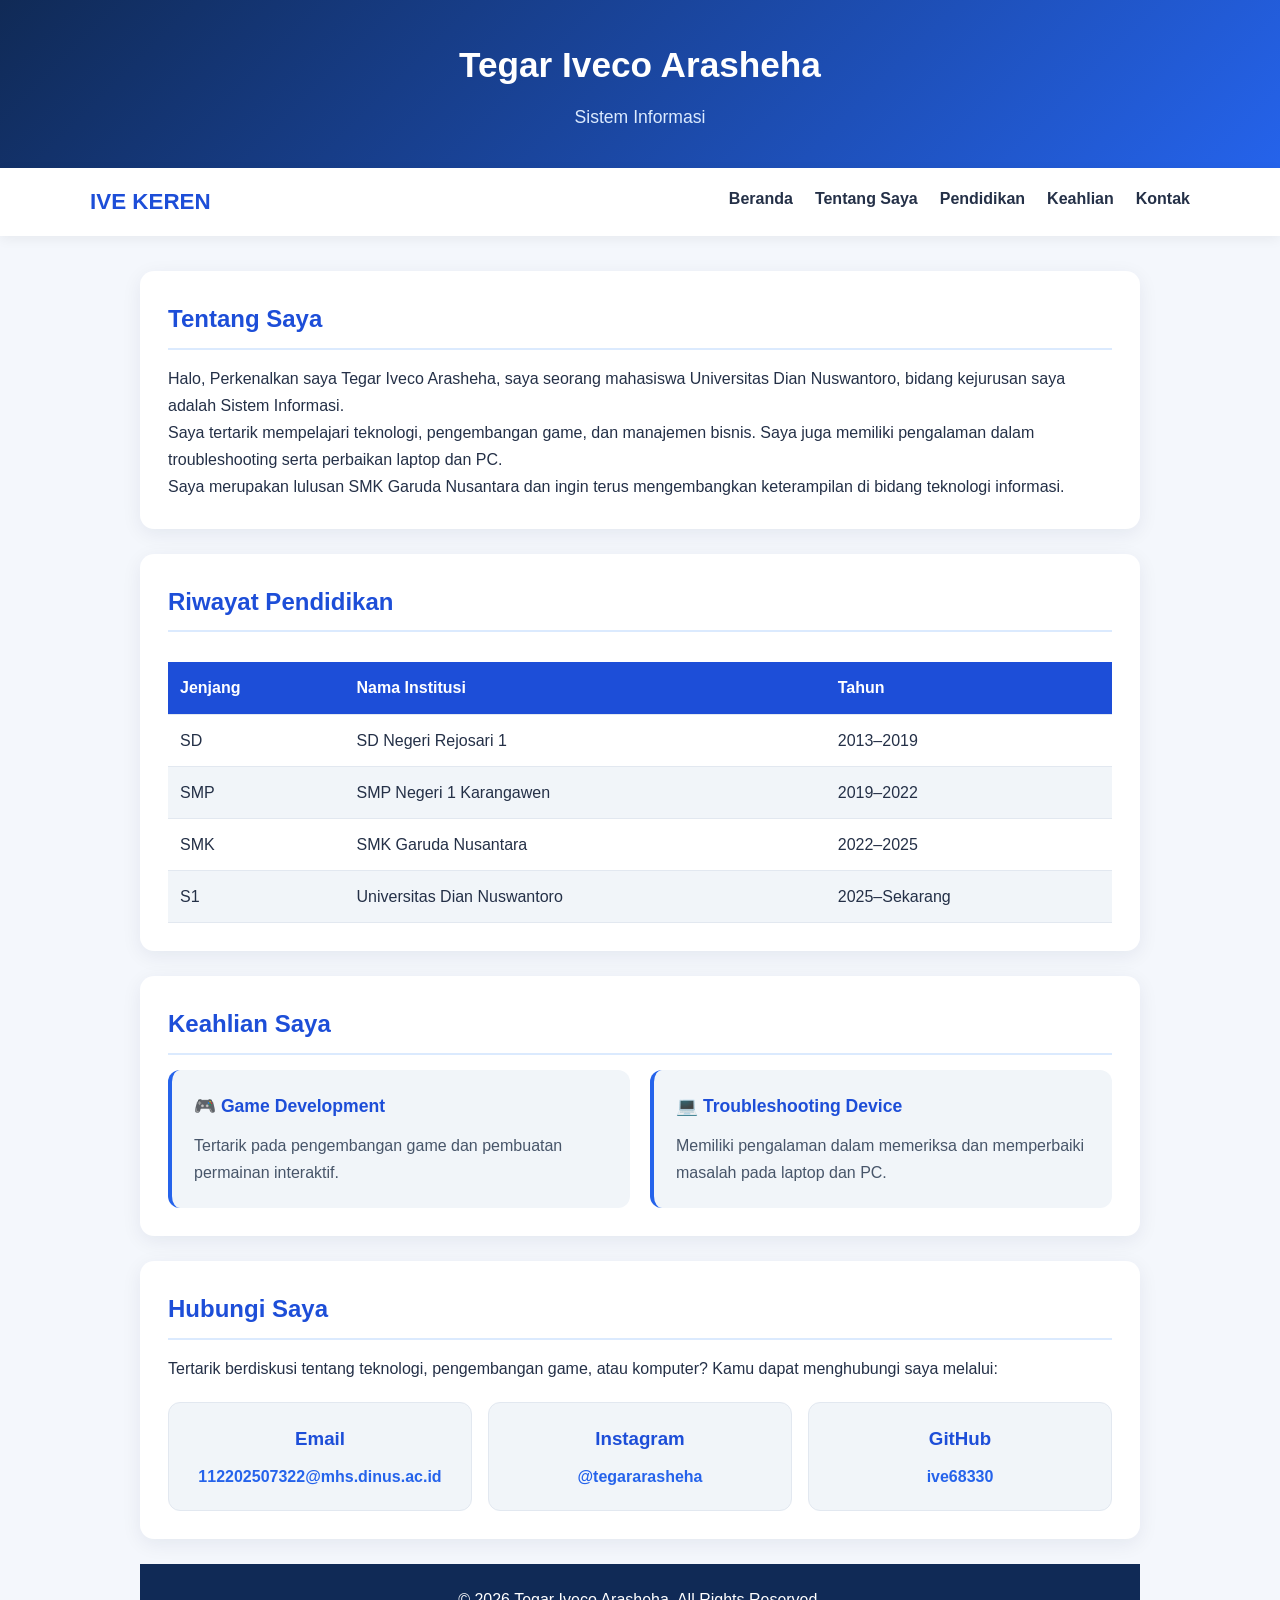
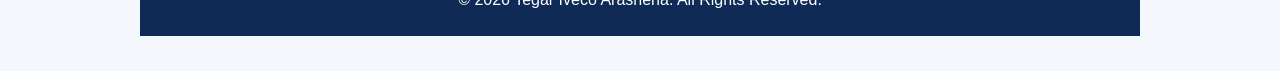
<file: index.html>
<!DOCTYPE html>
<html lang="en">
<head>
    <meta charset="UTF-8">
    <meta name="viewport" content="width=device-width, initial-scale=1.0">
    <link rel="stylesheet" href="style.css">
    <title>Profil Pribadi</title>
</head>

<body>
    
    <header>
        <h1>Tegar Iveco Arasheha</h1>
        <h2>Sistem Informasi</h2>
    </header>
    
    <nav class="navbar">
        <div class="navbar-container">
            <a href="#" class="navbar-brand">IVE KEREN</a>

            <ul class="navbar-menu">
                <li><a href="#">Beranda</a></li>
                <li><a href="#Tentang">Tentang Saya</a></li>
                <li><a href="#Pendidikan">Pendidikan</a></li>
                <li><a href="#Keahlian">Keahlian</a></li>
                <li><a href="#Kontak">Kontak</a></li>
            </ul>
        </div>
    </nav>
    
    <main>

        <section id="Tentang">
            <h2>Tentang Saya</h2>
                <P>
                    Halo, Perkenalkan saya Tegar Iveco Arasheha, saya seorang mahasiswa
                    Universitas Dian Nuswantoro, bidang kejurusan saya adalah Sistem Informasi. 
                </P>

                <p>
                    Saya tertarik mempelajari teknologi, pengembangan game,
                    dan manajemen bisnis. Saya juga memiliki pengalaman dalam
                    troubleshooting serta perbaikan laptop dan PC.
                </p>
                <p>
                    Saya merupakan lulusan SMK Garuda Nusantara dan ingin terus
                    mengembangkan keterampilan di bidang teknologi informasi.
                </p>
        </section>

        <section id="Pendidikan">
            <h2>Riwayat Pendidikan</h2>

            <div class="table-responsive">
                <table>
                    <thead>
                        <tr>
                            <th>Jenjang</th>
                            <th>Nama Institusi</th>
                            <th>Tahun</th>
                        </tr>
                    </thead>

                    <tbody>
                        <tr>
                            <td>SD</td>
                            <td>SD Negeri Rejosari 1</td>
                            <td>2013–2019</td>
                        </tr>

                        <tr>
                            <td>SMP</td>
                            <td>SMP Negeri 1 Karangawen</td>
                            <td>2019–2022</td>
                        </tr>

                        <tr>
                            <td>SMK</td>
                            <td>SMK Garuda Nusantara</td>
                            <td>2022–2025</td>
                        </tr>

                        <tr>
                            <td>S1</td>
                            <td>Universitas Dian Nuswantoro</td>
                            <td>2025–Sekarang</td>
                        </tr>
                    </tbody>
                </table>
            </div>
        </section>

        <section id="Keahlian">
            <h2>Keahlian Saya</h2>

            <div class="skills-container">
                <div class="skill-card">
                    <h3>🎮 Game Development</h3>
                    <p>
                        Tertarik pada pengembangan game dan pembuatan
                        permainan interaktif.
                    </p>
                </div>

                <div class="skill-card">
                    <h3>💻 Troubleshooting Device</h3>
                    <p>
                        Memiliki pengalaman dalam memeriksa dan memperbaiki
                        masalah pada laptop dan PC.
                    </p>
                </div>
            </div>
        </section>

        <section id="Kontak">
            <h2>Hubungi Saya</h2>

            <p>
                Tertarik berdiskusi tentang teknologi, pengembangan game,
                atau komputer? Kamu dapat menghubungi saya melalui:
            </p>

            <div class="contact-container">
                <div class="contact-card">
                    <h3>Email</h3>
                    <p>
                        <a href="mailto:112202507322@mhs.dinus.ac.id">112202507322@mhs.dinus.ac.id</a>
                    </p>
                </div>

                <div class="contact-card">
                    <h3>Instagram</h3>
                    <p>
                        <a href="https://www.instagram.com/tegararasheha/"
                        target="_blank"
                        rel="noopener noreferrer">
                            @tegararasheha
                        </a>
                    </p>
                </div>

                <div class="contact-card">
                    <h3>GitHub</h3>
                    <p>
                        <a href="https://github.com/ive68330"
                        target="_blank"
                        rel="noopener noreferrer">
                            ive68330
                        </a>
                    </p>
                </div>
            </div>
        </section>

        <footer>
            <p>&copy; 2026 Tegar Iveco Arasheha. All Rights Reserved.</p>
        </footer>
    </main>
</body>
</html>
</file>
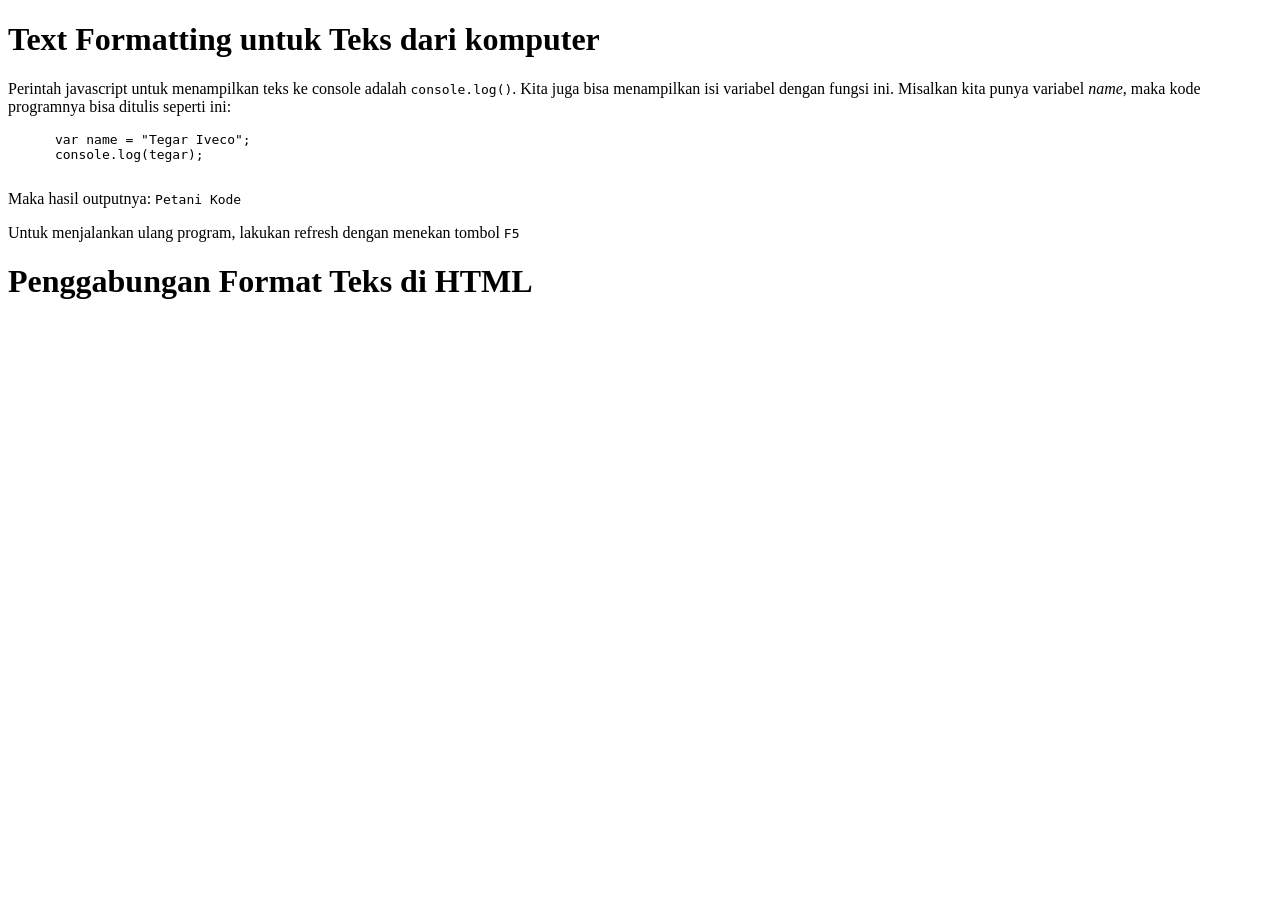
<file: Latihan01.html>
<!DOCTYPE html>
<html lang="en">
<head>
  <meta charset="UTF-8">
  <meta name="viewport" content="width=device-width, initial-scale=1.0">
  <title>Text Formatting untuk Teks dari komputer</title>
</head>
<body>
  <h1>Text Formatting untuk Teks dari komputer</h1>
  <p>
    Perintah javascript untuk menampilkan teks ke console adalah
    <code>console.log()</code>. Kita juga bisa menampilkan isi variabel
    dengan fungsi ini. Misalkan kita punya variabel <var>name</var>,
    maka kode programnya bisa ditulis seperti ini:

    <pre>
      var name = "Tegar Iveco";
      console.log(tegar);
    </pre>

    Maka hasil outputnya: <samp>Petani Kode</samp>
  </p>
  <p>
    Untuk menjalankan ulang program, lakukan refresh dengan menekan tombol
    <kbd>F5</kbd>
  </p>

  <h1>Penggabungan Format Teks di HTML</h1>
</file>
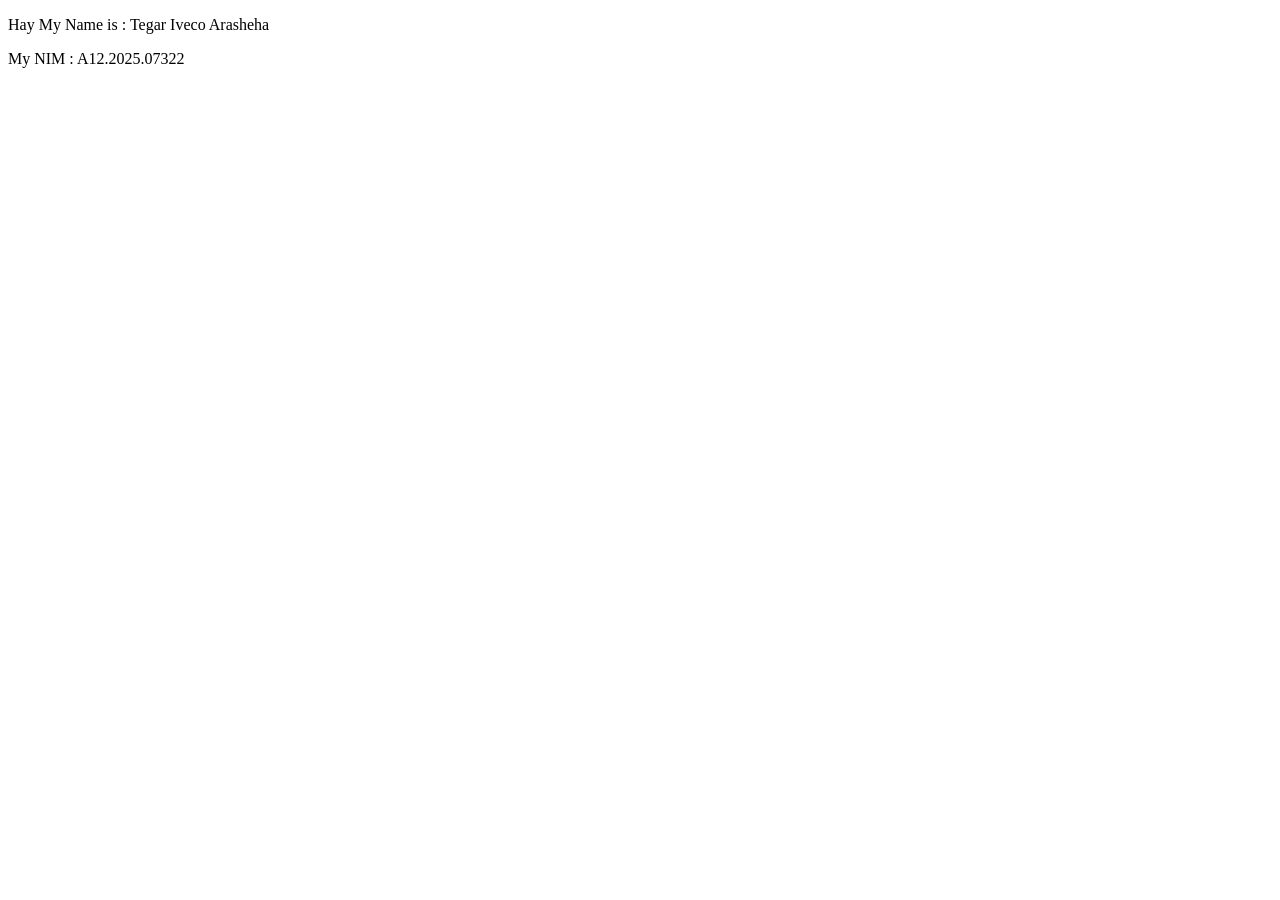
<file: Latihan01B.html>
<!DOCTYPE html>
<html lang="en">
<head>
    <meta charset="UTF-8">
    <meta name="viewport" content="width=device-width, initial-scale=1.0">
    <title>Document</title>
</head>
<body>
    <P>Hay My Name is : Tegar Iveco Arasheha </P>
    My NIM : A12.2025.07322
    
</body>
</html>
</file>
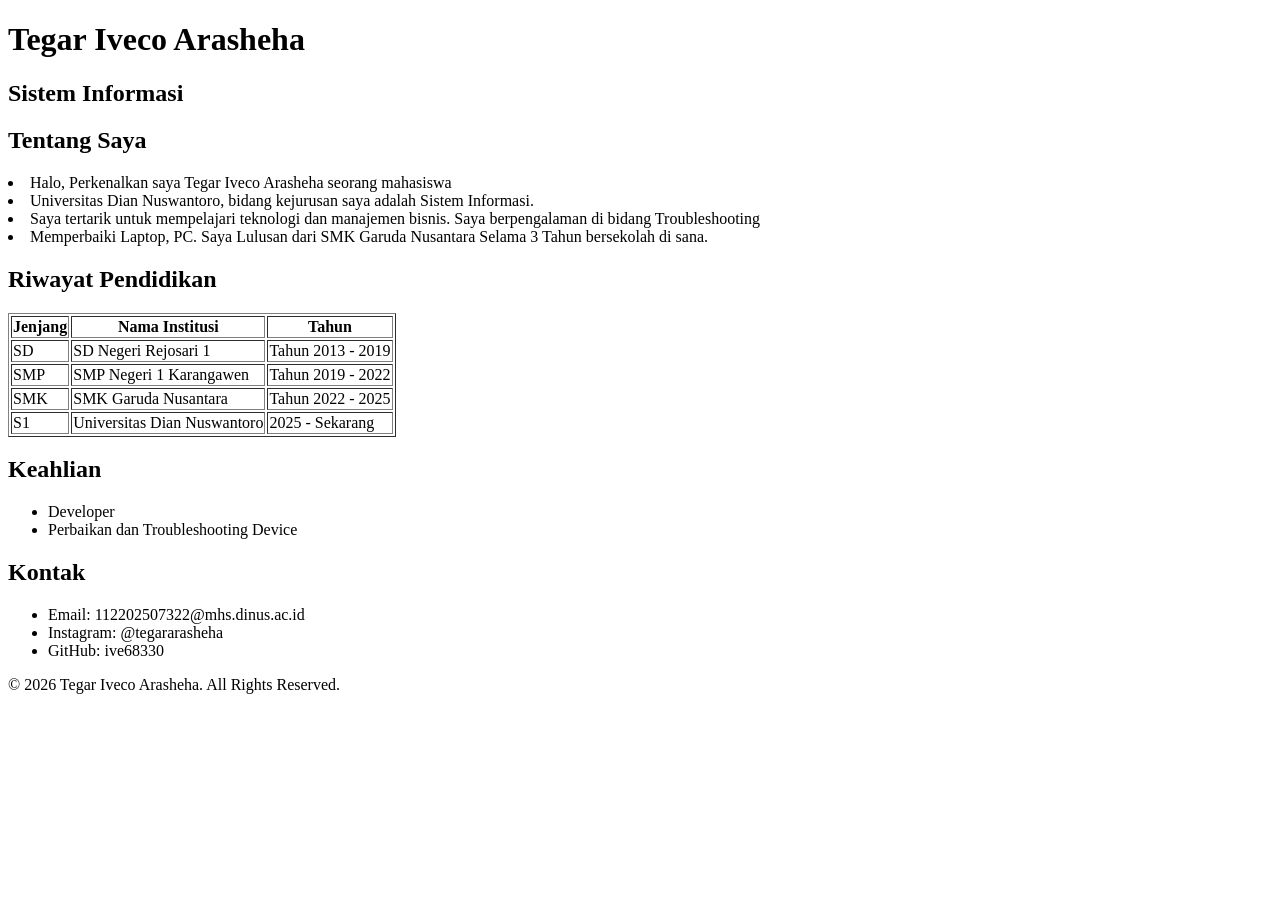
<file: Tugas01.html>
<!DOCTYPE html>
<html lang="en">
<head>
    <meta charset="UTF-8">
    <meta name="viewport" content="width=device-width, initial-scale=1.0">
    <title>Profil Pribadi</title>
</head>

<body>
    
    <header>
        <h1>Tegar Iveco Arasheha</h1>
        <h2>Sistem Informasi</h2>
    </header>
    
    <main>

        <section>
            <h2>Tentang Saya</h2>
                <li>Halo, Perkenalkan saya Tegar Iveco Arasheha seorang mahasiswa</li>
                <li>Universitas Dian Nuswantoro, bidang kejurusan saya adalah Sistem Informasi.</li>
                <li>Saya tertarik untuk mempelajari teknologi dan manajemen bisnis. Saya berpengalaman di bidang Troubleshooting</li>
                <li>Memperbaiki Laptop, PC. Saya Lulusan dari SMK Garuda Nusantara Selama 3 Tahun bersekolah di sana.</li>
        </section>

        <section>
            <h2>Riwayat Pendidikan</h2>

            <table border="1">
                <thead>
                    <tr>
                        <th>Jenjang</th>
                        <th>Nama Institusi</th>
                        <th>Tahun</th>
                    </tr>
                </thead>

                <tbody>
                    <tr>
                        <td>SD</td>
                        <td>SD Negeri Rejosari 1</td>
                        <td>Tahun 2013 - 2019</td>
                    </tr>

                    <tr>
                        <td>SMP</td>
                        <td>SMP Negeri 1 Karangawen</td>
                        <td>Tahun 2019 - 2022</td>
                    </tr>

                    <tr>
                        <td>SMK</td>
                        <td>SMK Garuda Nusantara</td>
                        <td>Tahun 2022 - 2025</td>
                    </tr>

                    <tr>
                        <td>S1</td>
                        <td>Universitas Dian Nuswantoro</td>
                        <td>2025 - Sekarang</td>
                    </tr>
                </tbody>
            </table>
        </section>

        <section>
            <h2>Keahlian</h2>
            <ul>
                <li>Developer</li>
                <li>Perbaikan dan Troubleshooting Device</li>
            </ul>
        </section>

        <section>
            <h2>Kontak</h2>

            <ul>
                <li>Email: 112202507322@mhs.dinus.ac.id</li>
                <li>Instagram: @tegararasheha</li>
                <li>GitHub: ive68330</li>
            </ul>
        </section>

    </main>

    <footer>
        <p>&copy; 2026 Tegar Iveco Arasheha. All Rights Reserved.</p>
    </footer>

</body>

</html>
</file>
<file: style.css>
/* ===================================
   1. Pengaturan Dasar
=================================== */

* {
    margin: 0;
    padding: 0;
    box-sizing: border-box;
}

html {
    scroll-behavior: smooth;
}

body {
    font-family: Arial, Helvetica, sans-serif;
    background-color: #f4f7fc;
    color: #243047;
    line-height: 1.7;
}

/* ===================================
   2. Header
=================================== */

header {
    background: linear-gradient(135deg, #102a56, #2563eb);
    color: white;
    padding: 35px 20px;
    text-align: center;
}

header h1 {
    font-size: 2.2rem;
    margin-bottom: 8px;
}

header h2 {
    font-size: 1.1rem;
    font-weight: normal;
    color: #dbeafe;
}

/* ===================================
   3. Konten Utama
=================================== */

main {
    width: 90%;
    max-width: 1000px;
    margin: 35px auto;
}

/* ===================================
   4. Bagian Profil
=================================== */

section {
    background-color: white;
    padding: 28px;
    margin-bottom: 25px;
    border-radius: 14px;
    box-shadow: 0 5px 20px rgba(15, 35, 70, 0.07);
}

section h2 {
    color: #1d4ed8;
    font-size: 1.5rem;
    margin-bottom: 15px;
    padding-bottom: 8px;
    border-bottom: 2px solid #dbeafe;
}

/* ===================================
   5. Tabel Pendidikan
=================================== */

table {
    width: 100%;
    border-collapse: collapse;
    margin-top: 15px;
}

th,
td {
    padding: 12px;
    text-align: left;
    border-bottom: 1px solid #e2e8f0;
}

th {
    background-color: #1d4ed8;
    color: white;
}

tbody tr:nth-child(even) {
    background-color: #f1f5f9;
}

tbody tr:hover {
    background-color: #dbeafe;
}

/* ===================================
   6. Daftar Keahlian dan Kontak
=================================== */

ul {
    padding-left: 22px;
}

li {
    margin-bottom: 6px;
}

a {
    color: #2563eb;
    text-decoration: none;
}

a:hover {
    text-decoration: underline;
}

/* ===================================
   7. Footer
=================================== */

footer {
    background-color: #102a56;
    color: white;
    text-align: center;
    padding: 22px 15px;
}

/* ===================================
   8. Responsive Design
=================================== */

@media screen and (max-width: 768px) {
    header {
        padding: 28px 15px;
    }

    header h1 {
        font-size: 1.7rem;
    }

    main {
        width: 94%;
        margin: 20px auto;
    }

    section {
        padding: 20px;
        border-radius: 10px;
    }

    section h2 {
        font-size: 1.3rem;
    }

    table {
        font-size: 0.85rem;
    }

    th,
    td {
        padding: 8px 6px;
    }
}

@media screen and (max-width: 480px) {
    header h1 {
        font-size: 1.45rem;
    }

    header h2 {
        font-size: 1rem;
    }

    section {
        padding: 16px;
    }

    table {
        font-size: 0.75rem;
    }

    th,
    td {
        padding: 6px 4px;
        overflow-wrap: anywhere;
    }
}


/* Navbar */
.navbar {
    background-color: #ffffff;
    padding: 15px 5%;
    box-shadow: 0 3px 12px rgba(0, 0, 0, 0.06);
    position: sticky;
    top: 0;
    z-index: 100;
}

.navbar-container {
    max-width: 1100px;
    margin: auto;
    display: flex;
    justify-content: space-between;
    align-items: center;
    gap: 20px;
}

.navbar-brand {
    font-size: 1.4rem;
    font-weight: bold;
    color: #1d4ed8;
}

.navbar-menu {
    display: flex;
    align-items: center;
    gap: 22px;
    list-style: none;
}

.navbar-menu a {
    color: #243047;
    font-weight: 600;
}

.navbar-menu a:hover {
    color: #2563eb;
    text-decoration: none;
}

/* Navbar pada layar HP */
@media screen and (max-width: 768px) {
    .navbar {
        padding: 15px 4%;
    }

    .navbar-container {
        flex-direction: column;
        gap: 10px;
    }

    .navbar-menu {
        justify-content: center;
        flex-wrap: wrap;
        gap: 10px 16px;
    }

    .navbar-menu a {
        font-size: 0.9rem;
    }
}


/* Kartu Keahlian */
.skills-container {
    display: grid;
    grid-template-columns: repeat(2, minmax(0, 1fr));
    gap: 20px;
}

.skill-card {
    background-color: #f1f5f9;
    padding: 22px;
    border-radius: 12px;
    border-left: 4px solid #2563eb;
    transition: transform 0.3s ease, box-shadow 0.3s ease;
}

.skill-card h3 {
    color: #1d4ed8;
    margin-bottom: 10px;
    font-size: 1.1rem;
}

.skill-card p {
    color: #475569;
}

/* Efek saat kursor diarahkan ke kartu */
.skill-card:hover {
    transform: translateY(-4px);
    box-shadow: 0 8px 20px rgba(15, 35, 70, 0.1);
}

/* Tampilan kartu di HP */
@media screen and (max-width: 600px) {
    .skills-container {
        grid-template-columns: 1fr;
    }
}


/* Bagian Kontak */
.contact-container {
    display: grid;
    grid-template-columns: repeat(3, minmax(0, 1fr));
    gap: 16px;
    margin-top: 20px;
}

.contact-card {
    padding: 20px;
    background-color: #f1f5f9;
    border-radius: 12px;
    text-align: center;
    border: 1px solid #e2e8f0;
}

.contact-card h3 {
    color: #1d4ed8;
    margin-bottom: 8px;
}

.contact-card a {
    font-weight: bold;
    overflow-wrap: anywhere;
}

.contact-card a:hover {
    color: #1e40af;
}

/* Kontak pada tablet dan HP */
@media screen and (max-width: 768px) {
    .contact-container {
        grid-template-columns: 1fr;
    }
}

/* Membuat tabel pendidikan responsif */
.table-responsive {
    width: 100%;
    overflow-x: auto;
    margin-top: 15px;
    -webkit-overflow-scrolling: touch;
}

.table-responsive table {
    width: 100%;
    min-width: 420px;
    border-collapse: collapse;
}

.table-responsive th,
.table-responsive td {
    padding: 12px;
    overflow-wrap: normal;
    word-break: normal;
}

/* Penyesuaian untuk HP */
@media screen and (max-width: 480px) {
    .table-responsive th,
    .table-responsive td {
        padding: 10px 8px;
        font-size: 0.8rem;
    }
}
</file>
